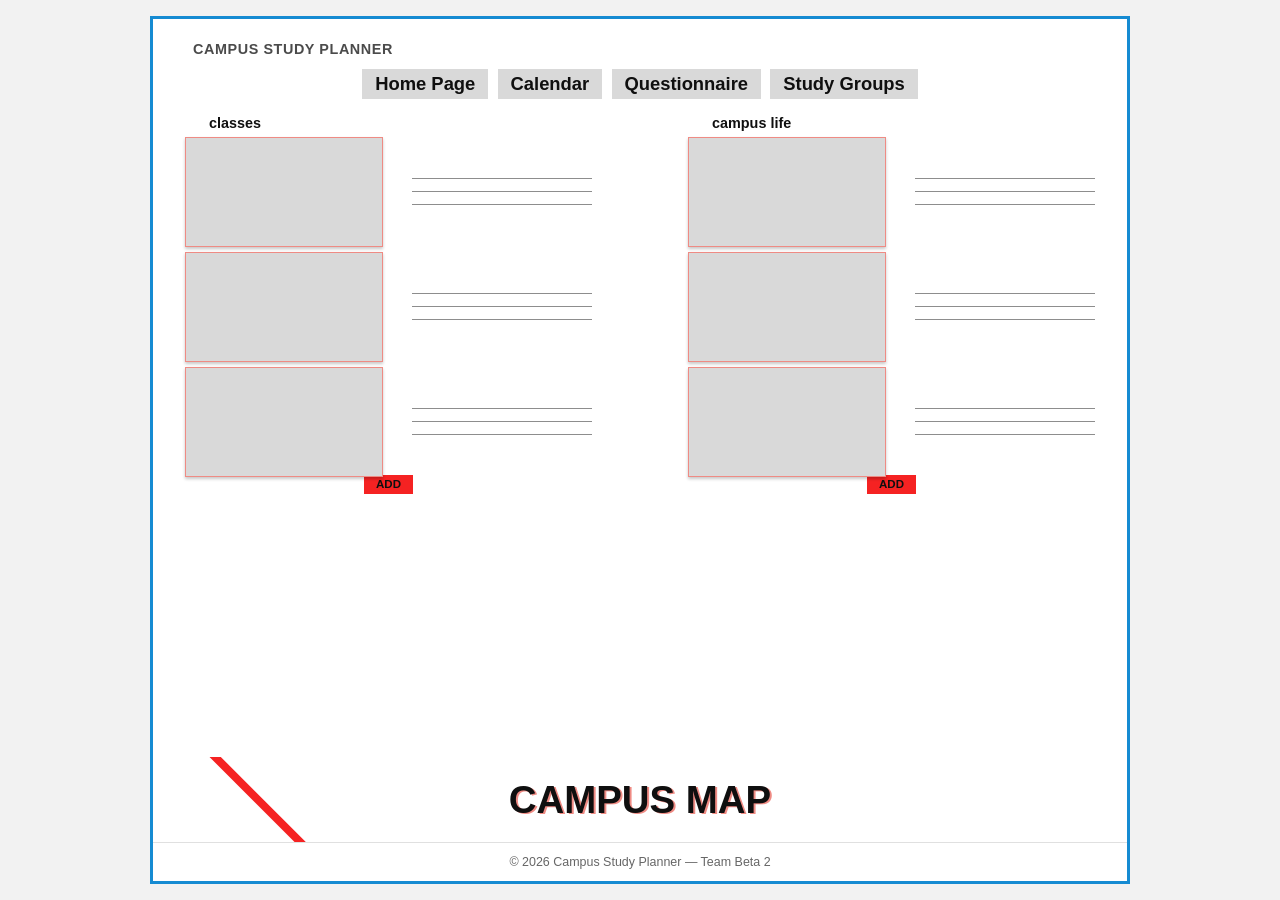
<file: campus-life.html>
<!-- Brayden Lassiter wrote this file. -->
<!doctype html>
<html lang="en">
<head>
  <meta charset="utf-8">
  <meta name="viewport" content="width=device-width, initial-scale=1">
  <title>Campus Life | Campus Study Planner</title>
  <link rel="stylesheet" href="css/campus-life-style.css">
</head>
<body class="brayden-page">
  <a class="brayden-skip-link" href="#main-content">Skip to main content</a>

  <div class="brayden-app-shell">
    <header class="brayden-site-header">
      <p class="brayden-brand">Campus Study Planner</p>
      <nav class="brayden-main-nav" aria-label="Main navigation">
        <a href="index.html">Home Page</a>
        <a href="calendar.html">Calendar</a>
        <a href="questionnaire.html">Questionnaire</a>
        <a href="study-groups.html">Study Groups</a>
      </nav>
    </header>

    <main class="brayden-campus-life" id="main-content">
      <h1 class="brayden-visually-hidden">Campus Life</h1>

      <div class="brayden-dashboard-grid">
        <section class="brayden-dashboard-section" aria-labelledby="brayden-classes-title">
          <h2 id="brayden-classes-title">Classes</h2>

          <article class="brayden-list-row">
            <div class="brayden-thumbnail" aria-hidden="true"></div>
            <div class="brayden-copy-lines" aria-hidden="true"><span></span><span></span><span></span></div>
            <span class="brayden-visually-hidden">Class slot one</span>
          </article>
          <article class="brayden-list-row">
            <div class="brayden-thumbnail" aria-hidden="true"></div>
            <div class="brayden-copy-lines" aria-hidden="true"><span></span><span></span><span></span></div>
            <span class="brayden-visually-hidden">Class slot two</span>
          </article>
          <article class="brayden-list-row">
            <div class="brayden-thumbnail" aria-hidden="true"></div>
            <div class="brayden-copy-lines" aria-hidden="true"><span></span><span></span><span></span></div>
            <span class="brayden-visually-hidden">Class slot three</span>
          </article>

          <button class="brayden-add-button" type="button" aria-label="Add a class">Add</button>
        </section>

        <section class="brayden-dashboard-section" aria-labelledby="brayden-life-title">
          <h2 id="brayden-life-title">Campus Life</h2>

          <article class="brayden-list-row">
            <div class="brayden-thumbnail" aria-hidden="true"></div>
            <div class="brayden-copy-lines" aria-hidden="true"><span></span><span></span><span></span></div>
            <span class="brayden-visually-hidden">Campus life slot one</span>
          </article>
          <article class="brayden-list-row">
            <div class="brayden-thumbnail" aria-hidden="true"></div>
            <div class="brayden-copy-lines" aria-hidden="true"><span></span><span></span><span></span></div>
            <span class="brayden-visually-hidden">Campus life slot two</span>
          </article>
          <article class="brayden-list-row">
            <div class="brayden-thumbnail" aria-hidden="true"></div>
            <div class="brayden-copy-lines" aria-hidden="true"><span></span><span></span><span></span></div>
            <span class="brayden-visually-hidden">Campus life slot three</span>
          </article>

          <button class="brayden-add-button" type="button" aria-label="Add a campus life item">Add</button>
        </section>
      </div>

      <div class="brayden-bottom-action">
        <a class="brayden-map-link" href="campus-map.html">Campus Map</a>
      </div>
    </main>

    <footer class="brayden-footer">
      <p>&copy; 2026 Campus Study Planner — Team Beta 2</p>
    </footer>
  </div>
</body>
</html>
</file>
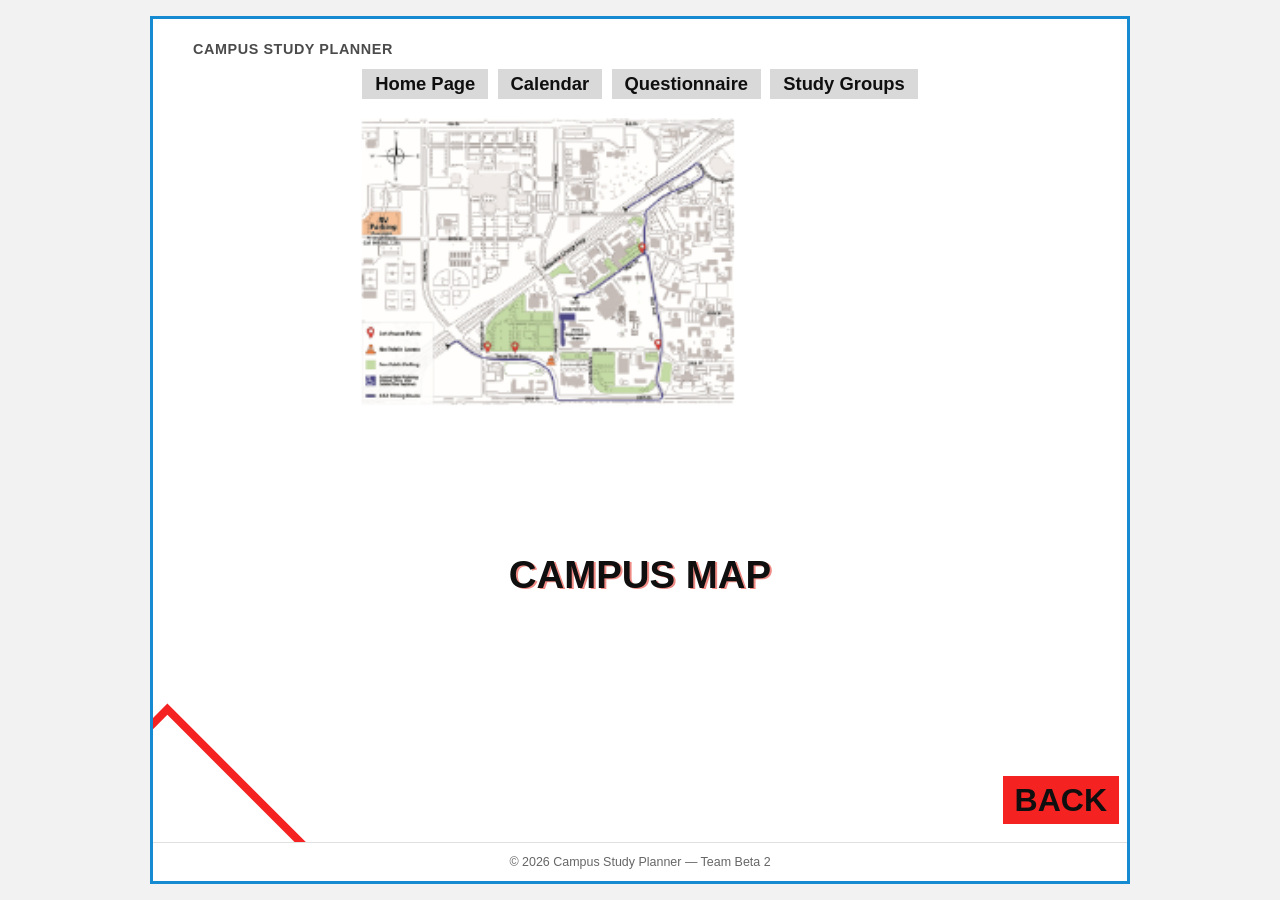
<file: campus-map.html>
<!-- Brayden Lassiter wrote this file. -->
<!doctype html>
<html lang="en">
<head>
  <meta charset="utf-8">
  <meta name="viewport" content="width=device-width, initial-scale=1">
  <title>Campus Map | Campus Study Planner</title>
  <link rel="stylesheet" href="css/campus-life-style.css">
</head>
<body class="brayden-page">
  <a class="brayden-skip-link" href="#main-content">Skip to main content</a>

  <div class="brayden-app-shell">
    <header class="brayden-site-header">
      <p class="brayden-brand">Campus Study Planner</p>
      <nav class="brayden-main-nav" aria-label="Main navigation">
        <a href="index.html">Home Page</a>
        <a href="calendar.html">Calendar</a>
        <a href="questionnaire.html">Questionnaire</a>
        <a href="study-groups.html">Study Groups</a>
      </nav>
    </header>

    <main class="brayden-campus-map" id="main-content">
      <figure class="brayden-map-figure">
        <img src="images/brayden-campus-map.png" alt="Texas Tech campus map showing campus buildings, roads, parking, accessible routes, and location markers">
        <figcaption>Campus Map</figcaption>
      </figure>

      <a class="brayden-back-link" href="campus-life.html">Back</a>
    </main>

    <footer class="brayden-footer">
      <p>&copy; 2026 Campus Study Planner — Team Beta 2</p>
    </footer>
  </div>
</body>
</html>
</file>
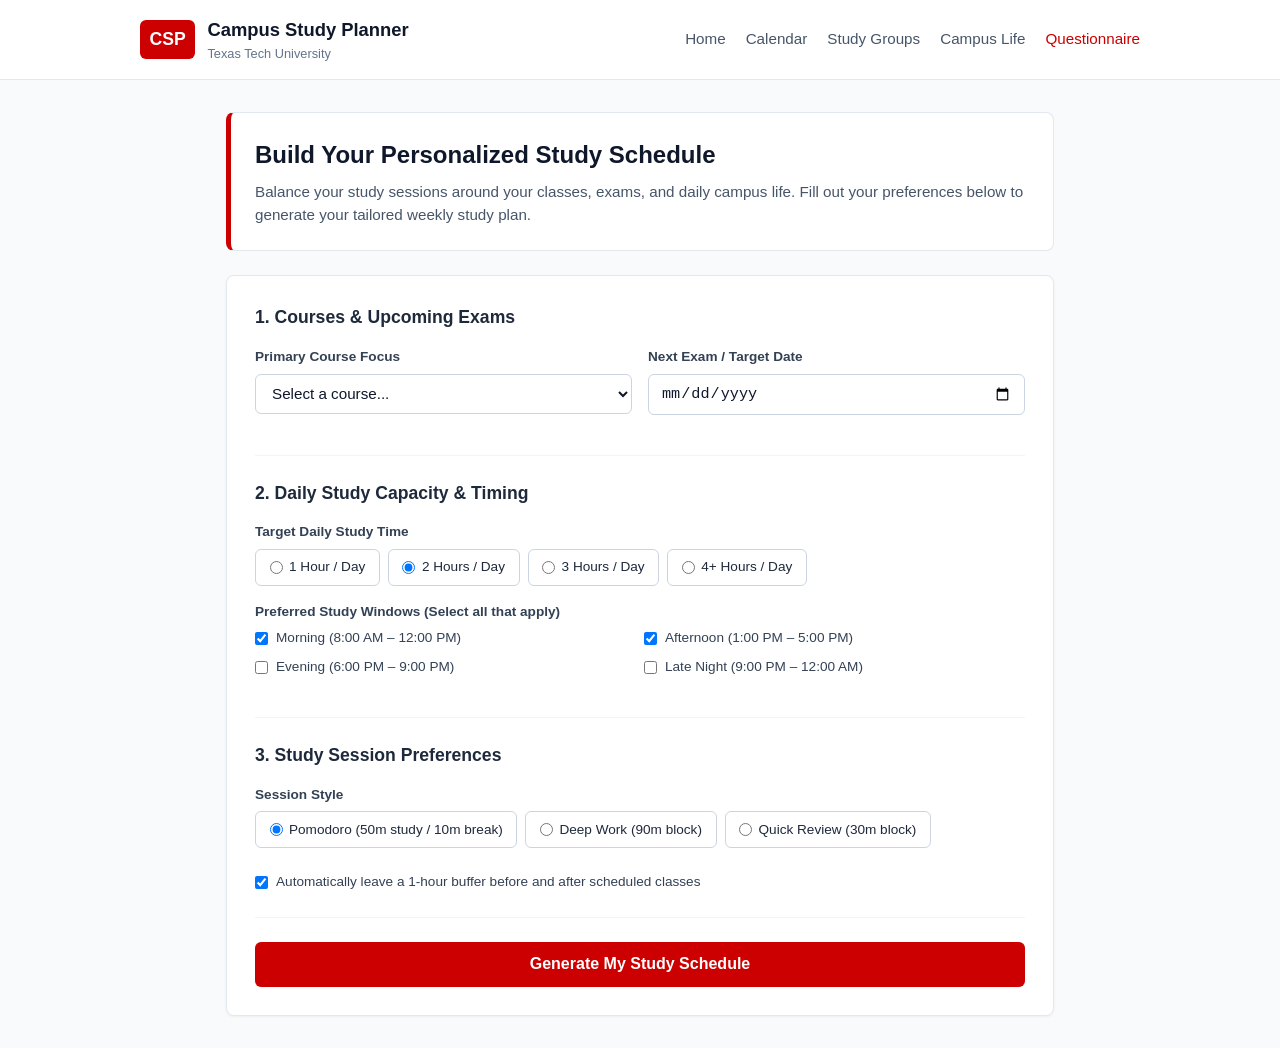
<file: questionnaire.html>
<!DOCTYPE html>
<html lang="en">
<head>
  <meta charset="UTF-8">
  <meta name="viewport" content="width=device-width, initial-scale=1.0">
  <title>Personalized Study Schedule | Campus Study Planner</title>
  <link rel="stylesheet" href="css/jiovanni-style.css">
</head>
<body class="jiovanni-body">

  <!-- Header -->
  <header class="jiovanni-header">
    <div class="jiovanni-header-container">
      <div class="jiovanni-logo-group">
        <a href="index.html" class="jiovanni-logo-badge">CSP</a>
        <div>
          <h1 class="jiovanni-site-title">Campus Study Planner</h1>
          <p class="jiovanni-site-subtitle">Texas Tech University</p>
        </div>
      </div>
      <nav class="jiovanni-nav">
        <a href="index.html" class="jiovanni-nav-link">Home</a>
        <a href="calendar.html" class="jiovanni-nav-link">Calendar</a>
        <a href="study-groups.html" class="jiovanni-nav-link">Study Groups</a>
        <a href="campus-life.html" class="jiovanni-nav-link">Campus Life</a>
        <a href="questionnaire.html" class="jiovanni-nav-link jiovanni-nav-active">Questionnaire</a>
      </nav>
    </div>
  </header>

  <!-- Main Content Container -->
  <main class="jiovanni-main">
    
    <!-- Hero / Intro Banner -->
    <section class="jiovanni-hero-card">
      <h2 class="jiovanni-hero-title">Build Your Personalized Study Schedule</h2>
      <p class="jiovanni-hero-desc">
        Balance your study sessions around your classes, exams, and daily campus life. Fill out your preferences below to generate your tailored weekly study plan.
      </p>
    </section>

    <!-- Questionnaire Form -->
    <form class="jiovanni-form-card" id="jiovanni-schedule-form">
      
      <!-- Section 1: Course & Exam Info -->
      <div class="jiovanni-form-section">
        <h3 class="jiovanni-section-heading">1. Courses & Upcoming Exams</h3>
        
        <div class="jiovanni-form-row">
          <div class="jiovanni-form-group">
            <label class="jiovanni-label" for="jiovanni-course-select">Primary Course Focus</label>
            <select class="jiovanni-select" id="jiovanni-course-select" required>
              <option value="" disabled selected>Select a course...</option>
              <option value="ENGR 1340">ENGR 1340 - Computational & Problem Solving</option>
              <option value="MATH 1451">MATH 1451 - Calculus I</option>
              <option value="PHYS 1408">PHYS 1408 - Principles of Physics I</option>
              <option value="CHEM 1307">CHEM 1307 - Principles of Chemistry I</option>
            </select>
          </div>

          <div class="jiovanni-form-group">
            <label class="jiovanni-label" for="jiovanni-exam-date">Next Exam / Target Date</label>
            <input class="jiovanni-input" type="date" id="jiovanni-exam-date" required>
          </div>
        </div>
      </div>

      <!-- Section 2: Study Availability -->
      <div class="jiovanni-form-section">
        <h3 class="jiovanni-section-heading">2. Daily Study Capacity & Timing</h3>
        
        <div class="jiovanni-form-group">
          <label class="jiovanni-label">Target Daily Study Time</label>
          <div class="jiovanni-pill-group">
            <label class="jiovanni-pill-label">
              <input type="radio" name="study_hours" value="1" class="jiovanni-radio">
              <span>1 Hour / Day</span>
            </label>
            <label class="jiovanni-pill-label">
              <input type="radio" name="study_hours" value="2" class="jiovanni-radio" checked>
              <span>2 Hours / Day</span>
            </label>
            <label class="jiovanni-pill-label">
              <input type="radio" name="study_hours" value="3" class="jiovanni-radio">
              <span>3 Hours / Day</span>
            </label>
            <label class="jiovanni-pill-label">
              <input type="radio" name="study_hours" value="4" class="jiovanni-radio">
              <span>4+ Hours / Day</span>
            </label>
          </div>
        </div>

        <div class="jiovanni-form-group">
          <label class="jiovanni-label">Preferred Study Windows (Select all that apply)</label>
          <div class="jiovanni-checkbox-grid">
            <label class="jiovanni-check-label">
              <input type="checkbox" checked class="jiovanni-checkbox">
              <span>Morning (8:00 AM – 12:00 PM)</span>
            </label>
            <label class="jiovanni-check-label">
              <input type="checkbox" checked class="jiovanni-checkbox">
              <span>Afternoon (1:00 PM – 5:00 PM)</span>
            </label>
            <label class="jiovanni-check-label">
              <input type="checkbox" class="jiovanni-checkbox">
              <span>Evening (6:00 PM – 9:00 PM)</span>
            </label>
            <label class="jiovanni-check-label">
              <input type="checkbox" class="jiovanni-checkbox">
              <span>Late Night (9:00 PM – 12:00 AM)</span>
            </label>
          </div>
        </div>
      </div>

      <!-- Section 3: Study Format -->
      <div class="jiovanni-form-section">
        <h3 class="jiovanni-section-heading">3. Study Session Preferences</h3>
        
        <div class="jiovanni-form-group">
          <label class="jiovanni-label">Session Style</label>
          <div class="jiovanni-pill-group">
            <label class="jiovanni-pill-label">
              <input type="radio" name="study_style" value="pomodoro" class="jiovanni-radio" checked>
              <span>Pomodoro (50m study / 10m break)</span>
            </label>
            <label class="jiovanni-pill-label">
              <input type="radio" name="study_style" value="deepwork" class="jiovanni-radio">
              <span>Deep Work (90m block)</span>
            </label>
            <label class="jiovanni-pill-label">
              <input type="radio" name="study_style" value="review" class="jiovanni-radio">
              <span>Quick Review (30m block)</span>
            </label>
          </div>
        </div>

        <label class="jiovanni-check-label jiovanni-buffer-check">
          <input type="checkbox" checked class="jiovanni-checkbox">
          <span>Automatically leave a 1-hour buffer before and after scheduled classes</span>
        </label>
      </div>

      <button type="submit" class="jiovanni-submit-btn">
        Generate My Study Schedule
      </button>
    </form>

    <!-- Schedule Results Preview -->
    <section class="jiovanni-results-card" id="jiovanni-results" style="display: none;">
      <div class="jiovanni-results-header">
        <h3 class="jiovanni-results-title">Your Generated Weekly Schedule</h3>
        <span class="jiovanni-badge">Active Plan</span>
      </div>

      <div class="jiovanni-schedule-grid">
        <div class="jiovanni-day-card">
          <h4 class="jiovanni-day-title">Monday</h4>
          <div class="jiovanni-block jiovanni-block-class">10:00 AM – 10:50 AM • ENGR 1340 Lecture</div>
          <div class="jiovanni-block jiovanni-block-study">2:00 PM – 3:30 PM • Problem Set Review (90m)</div>
        </div>
        <div class="jiovanni-day-card">
          <h4 class="jiovanni-day-title">Tuesday</h4>
          <div class="jiovanni-block jiovanni-block-class">11:00 AM – 12:20 PM • MATH 1451 Lecture</div>
          <div class="jiovanni-block jiovanni-block-study">4:00 PM – 5:30 PM • Calculus Practice Exam (90m)</div>
        </div>
        <div class="jiovanni-day-card">
          <h4 class="jiovanni-day-title">Wednesday</h4>
          <div class="jiovanni-block jiovanni-block-class">10:00 AM – 10:50 AM • ENGR 1340 Lecture</div>
          <div class="jiovanni-block jiovanni-block-study">1:30 PM – 3:00 PM • Code Optimization (90m)</div>
        </div>
        <div class="jiovanni-day-card">
          <h4 class="jiovanni-day-title">Thursday</h4>
          <div class="jiovanni-block jiovanni-block-class">11:00 AM – 12:20 PM • MATH 1451 Lecture</div>
          <div class="jiovanni-block jiovanni-block-study">3:00 PM – 4:30 PM • Formula Sheet Prep (90m)</div>
        </div>
        <div class="jiovanni-day-card">
          <h4 class="jiovanni-day-title">Friday</h4>
          <div class="jiovanni-block jiovanni-block-class">10:00 AM – 10:50 AM • ENGR 1340 Lab</div>
          <div class="jiovanni-block jiovanni-block-study">1:00 PM – 2:30 PM • Weekly Progress Review (90m)</div>
        </div>
      </div>
    </section>

  </main>

  <script>
    document.getElementById('jiovanni-schedule-form').addEventListener('submit', function(e) {
      e.preventDefault();
      const results = document.getElementById('jiovanni-results');
      results.style.display = 'block';
      results.scrollIntoView({ behavior: 'smooth' });
    });
  </script>
</body>
</html>
</file>
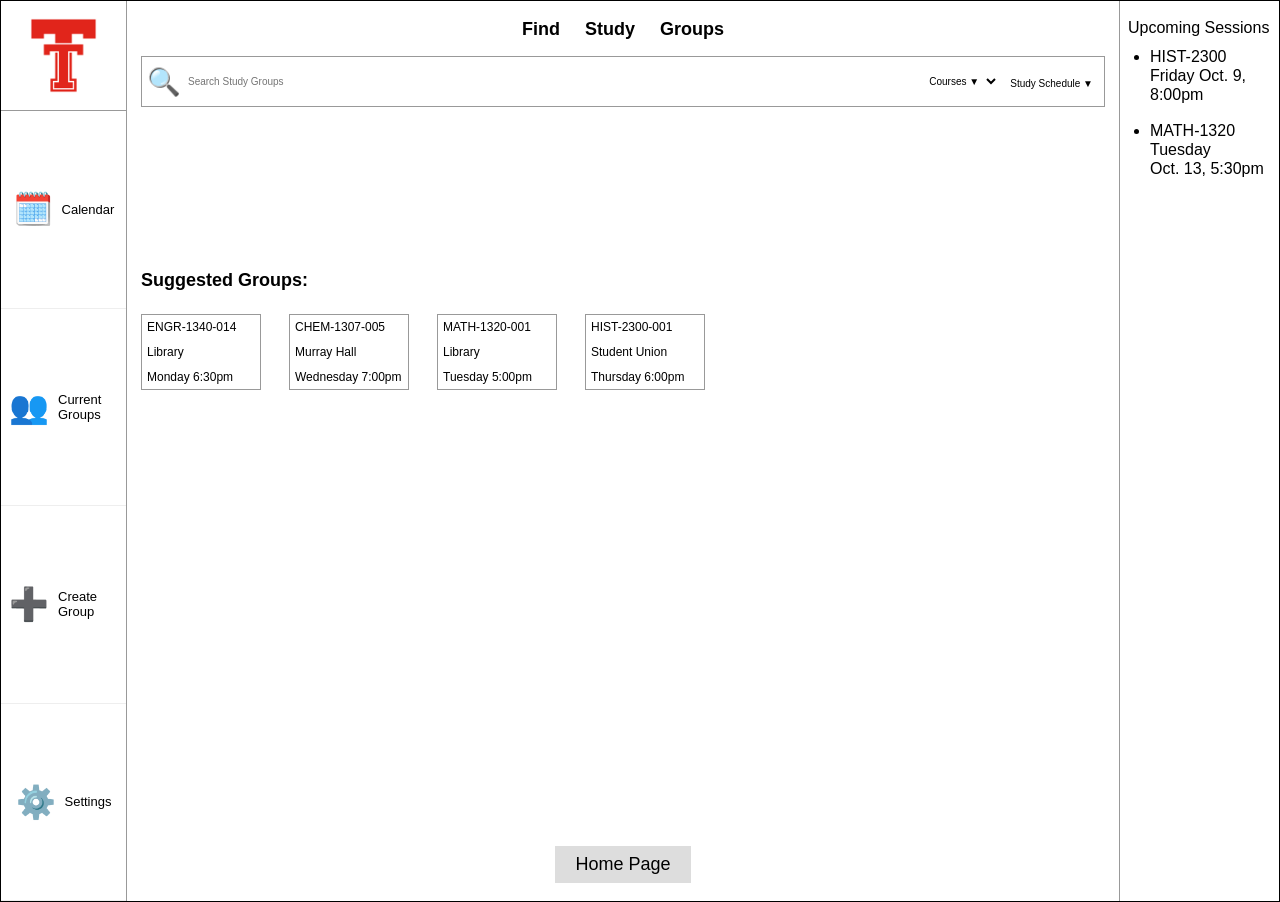
<file: study-groups.html>
<!DOCTYPE html>
<html lang="en">

<head>
    <meta charset="UTF-8">
    <meta name="viewport" content="width=device-width, initial-scale=1.0">

    <title>Texas Tech Study Groups</title>

<link rel="stylesheet" href="css/study-groups-style.css">
</head>


<body>

<div class="page">

    <!-- LEFT SIDEBAR -->

    <aside class="sidebar">

        <!-- OFFICIAL TEXAS TECH LOGO -->

        <div class="logo">

            <img
                src="images/ttu-logo.png"
                alt="Texas Tech University Logo"
                width="67"
                height="75"
                
            >

        </div>


        <!-- CALENDAR BUTTON -->

        <a class="side-link" href="calendar.html">

            <span class="side-icon">🗓️</span>

            <span>Calendar</span>

        </a>


        <!-- CURRENT GROUPS BUTTON -->

        <div class="side-link" onclick="showPage('Current Groups')">

            <span class="side-icon">👥</span>

            <span>Current Groups</span>

        </div>


        <!-- CREATE GROUP BUTTON -->

        <div class="side-link" onclick="createGroup()">

            <span class="side-icon">➕</span>

            <span>Create Group</span>

        </div>


        <!-- SETTINGS BUTTON -->

        <div class="side-link" onclick="showPage('Settings')">

            <span class="side-icon">⚙️</span>

            <span>Settings</span>

        </div>

    </aside>


    <!-- MAIN CONTENT -->

    <main class="main-content">


        <!-- TOP NAVIGATION -->

        <nav class="top-navigation">

            <a href="#" onclick="showPage('Find'); return false;">
                Find
            </a>

            <a href="#" onclick="showPage('Study'); return false;">
                Study
            </a>

            <a href="#" onclick="showPage('Groups'); return false;">
                Groups
            </a>

        </nav>


        <!-- SEARCH BAR -->

        <div class="search-bar">

            <span class="search-icon">🔍</span>

            <input
                type="text"
                id="searchInput"
                placeholder="Search Study Groups"
                oninput="searchGroups()"
            >


            <!-- COURSES FILTER -->

            <select id="courseSelect" onchange="searchGroups()">

                <option value="">Courses ▼</option>

                <option value="ENGR">Engineering</option>

                <option value="CHEM">Chemistry</option>

                <option value="MATH">Math</option>

                <option value="HIST">History</option>

                <option value="PHYS">Physics</option>

            </select>


            <!-- STUDY SCHEDULE DROPDOWN -->

            <div class="schedule-dropdown">

                <button
                    class="schedule-button"
                    onclick="toggleSchedule()"
                >

                    Study Schedule ▼

                </button>


                <div class="schedule-menu" id="scheduleMenu">

                    <input
                        type="text"
                        id="courseSearch"
                        placeholder="Search Texas Tech classes..."
                        oninput="filterCourses()"
                    >


                    <div class="selected-course" id="selectedCourse">

                        Select a course to view its study groups.

                    </div>


                    <div class="course-list" id="courseList">

                    </div>

                </div>

            </div>

        </div>


        <!-- SUGGESTED GROUPS -->

        <section class="suggested-groups">

            <h2>Suggested Groups:</h2>


            <div class="group-container" id="groupContainer">


                <!-- GROUP 1 -->

                <div class="group-card" data-course="ENGR">

                    <p>ENGR-1340-014</p>

                    <p>Library</p>

                    <p>Monday 6:30pm</p>

                </div>


                <!-- GROUP 2 -->

                <div class="group-card" data-course="CHEM">

                    <p>CHEM-1307-005</p>

                    <p>Murray Hall</p>

                    <p>Wednesday 7:00pm</p>

                </div>


                <!-- GROUP 3 -->

                <div class="group-card" data-course="MATH">

                    <p>MATH-1320-001</p>

                    <p>Library</p>

                    <p>Tuesday 5:00pm</p>

                </div>


                <!-- GROUP 4 -->

                <div class="group-card" data-course="HIST">

                    <p>HIST-2300-001</p>

                    <p>Student Union</p>

                    <p>Thursday 6:00pm</p>

                </div>


            </div>

        </section>


        <!-- HOME PAGE BUTTON AT BOTTOM -->

        <a class="home-button" href="index.html">

            Home Page

        </a>


    </main>


    <!-- UPCOMING SESSIONS SIDEBAR -->

    <aside class="upcoming">

        <h3>Upcoming Sessions</h3>


        <ul>

            <li>

                HIST-2300<br>

                Friday Oct. 9,<br>

                8:00pm

            </li>


            <li>

                MATH-1320<br>

                Tuesday<br>

                Oct. 13, 5:30pm

            </li>

        </ul>

    </aside>


</div>


<!-- JAVASCRIPT -->

<script>


    // TEXAS TECH COURSE LIST
    // These are sample courses.
    // Add the remaining official courses here.

    const texasTechCourses = [

        {
            code: "ENGR-1340",
            name: "Introduction to Engineering"
        },

        {
            code: "CHEM-1307",
            name: "Chemistry"
        },

        {
            code: "MATH-1320",
            name: "College Algebra"
        },

        {
            code: "HIST-2300",
            name: "History"
        },

        {
            code: "PHYS-1408",
            name: "General Physics"
        },

        {
            code: "ENGL-1301",
            name: "English Composition"
        },

        {
            code: "BIOL-1401",
            name: "Biology"
        },

        {
            code: "CS-1412",
            name: "Computer Science"
        }

    ];


    // DISPLAY COURSES

    function displayCourses(courses) {

        const courseList =
            document.getElementById("courseList");

        courseList.innerHTML = "";


        if (courses.length === 0) {

            courseList.innerHTML = "<p>No courses found.</p>";

            return;

        }


        courses.forEach(function(course) {

            const button = document.createElement("button");

            button.className = "course-option";

            button.textContent =
                course.code + " - " + course.name;


            button.onclick = function() {

                selectCourse(course);

            };


            courseList.appendChild(button);

        });

    }


    // OPEN AND CLOSE STUDY SCHEDULE

    function toggleSchedule() {

        const menu =
            document.getElementById("scheduleMenu");

        menu.classList.toggle("show");


        if (menu.classList.contains("show")) {

            document.getElementById("courseSearch").value = "";

            displayCourses(texasTechCourses);

        }

    }


    // SEARCH TEXAS TECH COURSES

    function filterCourses() {

        const search =
            document.getElementById("courseSearch")
            .value.toLowerCase();


        const filteredCourses = texasTechCourses.filter(
            function(course) {

                return course.code.toLowerCase().includes(search) ||

                       course.name.toLowerCase().includes(search);

            }
        );


        displayCourses(filteredCourses);

    }


    // SELECT A COURSE

    function selectCourse(course) {

        document.getElementById("selectedCourse").textContent =

            "Selected: " + course.code;


        document.getElementById("scheduleMenu")
            .classList.remove("show");


        document.getElementById("searchInput").value = course.code;


        searchGroups();

    }


    // SEARCH STUDY GROUPS

    function searchGroups() {

        const search =
            document.getElementById("searchInput")
            .value.toLowerCase();


        const course =
            document.getElementById("courseSelect").value;


        const cards =
            document.querySelectorAll(".group-card");


        cards.forEach(function(card) {

            const text = card.textContent.toLowerCase();

            const cardCourse = card.dataset.course;


            const matchesSearch = text.includes(search);


            const matchesCourse =
                course === "" || cardCourse === course;


            if (matchesSearch && matchesCourse) {

                card.style.display = "flex";

            } else {

                card.style.display = "none";

            }

        });

    }


    // CREATE GROUP BUTTON

    function createGroup() {

        const groupName = prompt(
            "Enter the course or name of your new study group:"
        );


        if (groupName) {

            alert(
                "Your group " + groupName +
                " is ready to be created!"
            );

        }

    }


    // NAVIGATION BUTTONS

    function showPage(page) {

        alert("Opening " + page + " page!");

    }


    // LOAD COURSES WHEN WEBSITE OPENS

    displayCourses(texasTechCourses);


</script>

</body>
</html>
</file>
<file: css/campus-life-style.css>
:root {
  --brayden-black: #0f0f0f;
  --brayden-red: #f52222;
  --brayden-blue: #168bd2;
  --brayden-gray: #d9d9d9;
  --brayden-line: #8d8d8d;
  --brayden-white: #ffffff;
}

* {
  box-sizing: border-box;
}

html {
  color-scheme: light;
}

body.brayden-page {
  margin: 0;
  min-width: 320px;
  background: #f2f2f2;
  color: var(--brayden-black);
  font-family: Arial, Helvetica, sans-serif;
}

.brayden-skip-link {
  position: fixed;
  top: 0.5rem;
  left: 0.5rem;
  z-index: 10;
  padding: 0.65rem 0.9rem;
  color: var(--brayden-white);
  background: var(--brayden-black);
  transform: translateY(-160%);
}

.brayden-skip-link:focus {
  transform: translateY(0);
}

.brayden-app-shell {
  width: min(100% - 2rem, 980px);
  min-height: calc(100vh - 2rem);
  margin: 1rem auto;
  overflow: hidden;
  border: 3px solid var(--brayden-blue);
  background: var(--brayden-white);
  display: flex;
  flex-direction: column;
}

.brayden-site-header {
  padding: 1.4rem 2.5rem 0;
}

.brayden-brand {
  margin: 0 0 0.75rem;
  color: #4b4b4b;
  font-size: 0.9rem;
  font-weight: 700;
  letter-spacing: 0.04em;
  text-transform: uppercase;
}

.brayden-main-nav {
  display: flex;
  align-items: center;
  justify-content: center;
  gap: 0.6rem;
  flex-wrap: wrap;
}

.brayden-main-nav a {
  display: inline-block;
  padding: 0.35rem 0.8rem;
  background: var(--brayden-gray);
  color: var(--brayden-black);
  font-size: clamp(0.88rem, 1.8vw, 1.15rem);
  font-weight: 700;
  line-height: 1;
  text-decoration: none;
}

.brayden-main-nav a:hover,
.brayden-main-nav a:focus-visible {
  background: #bdbdbd;
  outline: 3px solid var(--brayden-red);
  outline-offset: 2px;
}

.brayden-campus-life,
.brayden-campus-map {
  position: relative;
  flex: 1;
}

.brayden-campus-life {
  min-height: 570px;
  padding: 1rem 2rem 5.5rem;
}

.brayden-dashboard-grid {
  display: grid;
  grid-template-columns: repeat(2, minmax(0, 1fr));
  gap: clamp(2rem, 8vw, 6rem);
}

.brayden-dashboard-section {
  position: relative;
  padding-bottom: 2rem;
}

.brayden-dashboard-section h2 {
  margin: 0 0 0.2rem 1.5rem;
  font-size: 0.9rem;
  text-transform: lowercase;
}

.brayden-list-row {
  min-height: 115px;
  display: grid;
  grid-template-columns: minmax(105px, 1.1fr) minmax(90px, 1fr);
  align-items: center;
  gap: 1.8rem;
}

.brayden-thumbnail {
  aspect-ratio: 1.8 / 1;
  border: 1px solid #ef8b84;
  background: var(--brayden-gray);
  box-shadow: 0 2px 3px rgb(0 0 0 / 22%);
}

.brayden-copy-lines {
  display: grid;
  gap: 0.75rem;
}

.brayden-copy-lines span {
  display: block;
  width: 100%;
  height: 1px;
  background: var(--brayden-line);
}

.brayden-add-button {
  display: block;
  margin: -0.25rem auto 0;
  border: 0;
  padding: 0.2rem 0.75rem;
  background: var(--brayden-red);
  color: var(--brayden-black);
  font: inherit;
  font-size: 0.72rem;
  font-weight: 800;
  text-transform: uppercase;
  cursor: pointer;
}

.brayden-add-button:hover,
.brayden-add-button:focus-visible {
  color: var(--brayden-white);
  background: #c91616;
  outline: 3px solid var(--brayden-black);
  outline-offset: 2px;
}

.brayden-bottom-action {
  position: absolute;
  right: 0;
  bottom: 0;
  left: 0;
  min-height: 5.3rem;
  display: grid;
  place-items: center;
  overflow: hidden;
}

.brayden-bottom-action::before,
.brayden-campus-map::before {
  content: "";
  position: absolute;
  bottom: -3.6rem;
  left: -4.2rem;
  width: 12rem;
  height: 8rem;
  border: 0.55rem solid var(--brayden-red);
  box-shadow: 0 1.1rem 0 -0.55rem var(--brayden-white), 0 1.65rem 0 0 var(--brayden-red);
  transform: rotate(45deg);
}

.brayden-map-link {
  position: relative;
  z-index: 1;
  padding: 0.5rem 1rem;
  color: var(--brayden-black);
  font-size: clamp(1.5rem, 4vw, 2.4rem);
  font-weight: 900;
  text-decoration: none;
  text-transform: uppercase;
  text-shadow: 2px 1px 0 #ef8b84;
}

.brayden-map-link:hover,
.brayden-map-link:focus-visible {
  color: var(--brayden-red);
  outline: 3px solid var(--brayden-black);
}

.brayden-campus-map {
  min-height: 570px;
  padding: 1.2rem 2rem 5.8rem;
  display: grid;
  align-items: start;
  justify-items: center;
  overflow: hidden;
}

.brayden-map-figure {
  width: min(100%, 630px);
  margin: 0;
  text-align: center;
}

.brayden-map-figure img {
  display: block;
  width: 100%;
  max-height: 430px;
  object-fit: contain;
}

.brayden-map-figure figcaption {
  margin-top: 0.5rem;
  font-size: clamp(1.5rem, 4vw, 2.4rem);
  font-weight: 900;
  line-height: 1;
  text-transform: uppercase;
  text-shadow: 2px 1px 0 #ef8b84;
}

.brayden-back-link {
  position: absolute;
  right: 0.5rem;
  bottom: 1.1rem;
  z-index: 1;
  padding: 0.5rem 0.75rem;
  background: var(--brayden-red);
  color: var(--brayden-black);
  font-size: clamp(1.35rem, 3vw, 2rem);
  font-weight: 900;
  line-height: 1;
  text-decoration: none;
  text-transform: uppercase;
}

.brayden-back-link:hover,
.brayden-back-link:focus-visible {
  color: var(--brayden-white);
  background: #c91616;
  outline: 3px solid var(--brayden-black);
  outline-offset: 2px;
}

.brayden-footer {
  position: relative;
  z-index: 2;
  padding: 0.75rem 1rem;
  border-top: 1px solid #e0e0e0;
  background: var(--brayden-white);
  color: #666;
  font-size: 0.78rem;
  text-align: center;
}

.brayden-footer p {
  margin: 0;
}

.brayden-visually-hidden {
  position: absolute;
  width: 1px;
  height: 1px;
  padding: 0;
  margin: -1px;
  overflow: hidden;
  clip: rect(0 0 0 0);
  white-space: nowrap;
  border: 0;
}

@media (max-width: 680px) {
  .brayden-app-shell {
    width: 100%;
    min-height: 100vh;
    margin: 0;
    border-width: 0 0 3px;
  }

  .brayden-site-header {
    padding: 1rem 1rem 0;
  }

  .brayden-main-nav {
    display: grid;
    grid-template-columns: repeat(2, minmax(0, 1fr));
  }

  .brayden-main-nav a {
    padding: 0.65rem 0.5rem;
    text-align: center;
  }

  .brayden-campus-life {
    min-height: 0;
    padding: 1.3rem 1rem 6rem;
  }

  .brayden-dashboard-grid {
    grid-template-columns: 1fr;
    gap: 1.25rem;
  }

  .brayden-list-row {
    min-height: 95px;
    gap: 1.1rem;
  }

  .brayden-campus-map {
    min-height: 540px;
    padding: 1rem 1rem 6rem;
  }

  .brayden-back-link {
    right: 1rem;
  }
}

@media (prefers-reduced-motion: no-preference) {
  .brayden-main-nav a,
  .brayden-map-link,
  .brayden-back-link,
  .brayden-add-button {
    transition: color 150ms ease, background-color 150ms ease;
  }
}
</file>
<file: css/jiovanni-style.css>
* {
  box-sizing: border-box;
  margin: 0;
  padding: 0;
}

body.jiovanni-body {
  font-family: -apple-system, BlinkMacSystemFont, "Segoe UI", Roboto, Helvetica, Arial, sans-serif;
  background-color: #f8fafc;
  color: #1e293b;
  line-height: 1.5;
}

.jiovanni-header {
  background-color: #ffffff;
  border-bottom: 1px solid #e2e8f0;
  padding: 1rem 1.5rem;
}

.jiovanni-header-container {
  max-width: 1000px;
  margin: 0 auto;
  display: flex;
  justify-content: space-between;
  align-items: center;
}

.jiovanni-logo-group {
  display: flex;
  align-items: center;
  gap: 0.75rem;
}

.jiovanni-logo-badge {
  background-color: #cc0000;
  color: #ffffff;
  font-weight: 800;
  font-size: 1.1rem;
  padding: 0.4rem 0.6rem;
  border-radius: 6px;
  text-decoration: none;
}

.jiovanni-site-title {
  font-size: 1.15rem;
  font-weight: 700;
  color: #0f172a;
}

.jiovanni-site-subtitle {
  font-size: 0.8rem;
  color: #64748b;
}

.jiovanni-nav {
  display: flex;
  gap: 1.25rem;
}

.jiovanni-nav-link {
  text-decoration: none;
  font-size: 0.95rem;
  font-weight: 500;
  color: #475569;
}

.jiovanni-nav-link:hover,
.jiovanni-nav-active {
  color: #cc0000;
}

.jiovanni-main {
  max-width: 860px;
  margin: 2rem auto;
  padding: 0 1rem;
}

.jiovanni-hero-card {
  background: #ffffff;
  border: 1px solid #e2e8f0;
  border-left: 5px solid #cc0000;
  border-radius: 8px;
  padding: 1.5rem;
  margin-bottom: 1.5rem;
}

.jiovanni-hero-title {
  font-size: 1.5rem;
  font-weight: 700;
  color: #0f172a;
  margin-bottom: 0.5rem;
}

.jiovanni-hero-desc {
  color: #475569;
  font-size: 0.95rem;
}

.jiovanni-form-card {
  background: #ffffff;
  border: 1px solid #e2e8f0;
  border-radius: 8px;
  padding: 1.75rem;
  box-shadow: 0 1px 3px rgba(0, 0, 0, 0.05);
}

.jiovanni-form-section {
  padding-bottom: 1.5rem;
  margin-bottom: 1.5rem;
  border-bottom: 1px solid #f1f5f9;
}

.jiovanni-section-heading {
  font-size: 1.1rem;
  font-weight: 600;
  color: #1e293b;
  margin-bottom: 1rem;
}

.jiovanni-form-row {
  display: grid;
  grid-template-columns: 1fr 1fr;
  gap: 1rem;
}

@media (max-width: 640px) {
  .jiovanni-form-row {
    grid-template-columns: 1fr;
  }
}

.jiovanni-form-group {
  margin-bottom: 1rem;
}

.jiovanni-label {
  display: block;
  font-size: 0.85rem;
  font-weight: 600;
  color: #334155;
  margin-bottom: 0.4rem;
}

.jiovanni-input,
.jiovanni-select {
  width: 100%;
  padding: 0.6rem 0.75rem;
  font-size: 0.95rem;
  border: 1px solid #cbd5e1;
  border-radius: 6px;
  background-color: #ffffff;
  color: #0f172a;
}

.jiovanni-input:focus,
.jiovanni-select:focus {
  outline: none;
  border-color: #cc0000;
  box-shadow: 0 0 0 3px rgba(204, 0, 0, 0.1);
}

.jiovanni-pill-group {
  display: flex;
  flex-wrap: wrap;
  gap: 0.5rem;
}

.jiovanni-pill-label {
  display: inline-flex;
  align-items: center;
  gap: 0.4rem;
  border: 1px solid #cbd5e1;
  padding: 0.45rem 0.85rem;
  border-radius: 6px;
  font-size: 0.85rem;
  font-weight: 500;
  cursor: pointer;
  background: #ffffff;
}

.jiovanni-pill-label:hover {
  background: #f8fafc;
}

.jiovanni-checkbox-grid {
  display: grid;
  grid-template-columns: 1fr 1fr;
  gap: 0.5rem;
}

@media (max-width: 640px) {
  .jiovanni-checkbox-grid {
    grid-template-columns: 1fr;
  }
}

.jiovanni-check-label {
  display: flex;
  align-items: center;
  gap: 0.5rem;
  font-size: 0.85rem;
  color: #334155;
  cursor: pointer;
}

.jiovanni-buffer-check {
  margin-top: 0.5rem;
  padding-top: 0.5rem;
}

.jiovanni-submit-btn {
  width: 100%;
  background-color: #cc0000;
  color: #ffffff;
  border: none;
  padding: 0.85rem;
  font-size: 1rem;
  font-weight: 600;
  border-radius: 6px;
  cursor: pointer;
  transition: background 0.15s ease-in-out;
}

.jiovanni-submit-btn:hover {
  background-color: #a80000;
}

.jiovanni-results-card {
  margin-top: 2rem;
  background: #ffffff;
  border: 1px solid #e2e8f0;
  border-radius: 8px;
  padding: 1.5rem;
}

.jiovanni-results-header {
  display: flex;
  justify-content: space-between;
  align-items: center;
  margin-bottom: 1rem;
}

.jiovanni-results-title {
  font-size: 1.25rem;
  font-weight: 700;
  color: #0f172a;
}

.jiovanni-badge {
  background: #dcfce7;
  color: #15803d;
  font-size: 0.75rem;
  font-weight: 700;
  padding: 0.25rem 0.5rem;
  border-radius: 4px;
}

.jiovanni-schedule-grid {
  display: grid;
  grid-template-columns: repeat(auto-fit, minmax(140px, 1fr));
  gap: 0.75rem;
}

.jiovanni-day-card {
  background: #f8fafc;
  border: 1px solid #e2e8f0;
  border-radius: 6px;
  padding: 0.75rem;
}

.jiovanni-day-title {
  font-size: 0.85rem;
  font-weight: 700;
  color: #0f172a;
  margin-bottom: 0.5rem;
  text-align: center;
  border-bottom: 1px solid #e2e8f0;
  padding-bottom: 0.25rem;
}

.jiovanni-block {
  font-size: 0.75rem;
  padding: 0.4rem;
  border-radius: 4px;
  margin-bottom: 0.4rem;
  line-height: 1.3;
}

.jiovanni-block-class {
  background: #e2e8f0;
  color: #475569;
}

.jiovanni-block-study {
  background: #fee2e2;
  color: #991b1b;
  border-left: 3px solid #cc0000;
}
</file>
<file: css/study-groups-style.css>
* {
            box-sizing: border-box;
        }

        body {
            margin: 0;
            font-family: Arial, sans-serif;
            background: white;
            color: black;
        }

        /* MAIN PAGE LAYOUT */

        .page {
            display: grid;
            grid-template-columns: 126px minmax(0, 1fr) 160px;
            min-height: 100vh;
            border: 1px solid black;
        }

        /* LEFT SIDEBAR */

        .sidebar {
            border-right: 1px solid #999;
            display: flex;
            flex-direction: column;
            min-height: 100vh;
        }

        /* TEXAS TECH LOGO */

        .logo {
            height: 110px;
            display: flex;
            align-items: center;
            justify-content: center;
            border-bottom: 1px solid #999;
            flex-shrink: 0;
        }

        .ttu-logo {
            width: 85px;
            height: 85px;
            object-fit: contain;
        }

        /* SIDEBAR BUTTONS */

        .side-link {
            display: flex;
            align-items: center;
            justify-content: center;
            gap: 9px;
            flex: 1;
            min-height: 85px;
            padding: 10px 8px;
            font-size: 13px;
            cursor: pointer;
            color: inherit;
            text-decoration: none;
            border-bottom: 1px solid #eeeeee;
        }

        .side-link:hover {
            background: #eeeeee;
        }

        .side-icon {
            font-size: 32px;
        }

        /* CENTER CONTENT */

        .main-content {
            padding: 18px 14px;
            min-width: 0;
            min-height: 100vh;
            display: flex;
            flex-direction: column;
        }

        /* TOP NAVIGATION */

        .top-navigation {
            display: flex;
            justify-content: center;
            gap: 25px;
            margin-bottom: 16px;
        }

        .top-navigation a {
            text-decoration: none;
            color: black;
            font-size: 18px;
            font-weight: bold;
            cursor: pointer;
        }

        .top-navigation a:hover {
            color: #E90802;
        }

        /* SEARCH BAR */

        .search-bar {
            border: 1px solid #999;
            min-height: 51px;
            display: flex;
            align-items: center;
            justify-content: space-around;
            gap: 5px;
            padding: 5px;
            width: 100%;
        }

        .search-icon {
            font-size: 27px;
        }

        .search-bar input {
            width: 100%;
            min-width: 55px;
            border: none;
            outline: none;
            font-size: 10px;
        }

        .search-bar select {
            border: none;
            background: white;
            font-size: 10px;
            cursor: pointer;
            max-width: 100px;
        }

        /* STUDY SCHEDULE DROPDOWN */

        .schedule-dropdown {
            position: relative;
        }

        .schedule-button {
            background: white;
            border: none;
            font-size: 10px;
            cursor: pointer;
            white-space: nowrap;
        }

        .schedule-menu {
            display: none;
            position: absolute;
            top: 25px;
            right: 0;
            width: 250px;
            max-height: 300px;
            background: white;
            border: 1px solid #888;
            box-shadow: 0 3px 8px rgba(0,0,0,0.15);
            z-index: 10;
            padding: 10px;
        }

        .schedule-menu.show {
            display: block;
        }

        .schedule-menu input {
            width: 100%;
            padding: 8px;
            border: 1px solid #999;
            font-size: 12px;
            margin-bottom: 8px;
        }

        .course-list {
            max-height: 230px;
            overflow-y: auto;
        }

        .course-option {
            display: block;
            width: 100%;
            background: white;
            border: none;
            padding: 9px 5px;
            text-align: left;
            font-size: 12px;
            cursor: pointer;
        }

        .course-option:hover {
            background: #eeeeee;
        }

        .selected-course {
            background: #f2f2f2;
            font-size: 11px;
            padding: 6px;
            margin-bottom: 5px;
        }

        /* SUGGESTED GROUPS */

        .suggested-groups {
            margin-top: 148px;
        }

        .suggested-groups h2 {
            font-size: 18px;
            margin-bottom: 23px;
        }

        .group-container {
            display: flex;
            gap: 28px;
            flex-wrap: wrap;
        }

        .group-card {
            border: 1px solid #999;
            width: 120px;
            height: 76px;
            padding: 5px;
            font-size: 12px;
            display: flex;
            flex-direction: column;
            justify-content: space-between;
        }

        .group-card p {
            margin: 0;
        }

        /* HOME PAGE BUTTON */

        .home-button {
            display: block;
            margin: auto auto 0;
            background: #dddddd;
            border: none;
            padding: 8px 20px;
            font-size: 18px;
            cursor: pointer;
            width: fit-content;
            color: inherit;
            text-decoration: none;
        }

        .home-button:hover {
            background: #bbbbbb;
        }

        /* UPCOMING SESSIONS */

        .upcoming {
            padding: 18px 8px;
            border-left: 1px solid #999;
        }

        .upcoming h3 {
            font-size: 16px;
            font-weight: normal;
            margin: 0 0 10px;
            white-space: nowrap;
        }

        .upcoming ul {
            padding-left: 22px;
            margin: 0;
        }

        .upcoming li {
            font-size: 16px;
            margin-bottom: 17px;
            line-height: 19px;
        }

        /* SMALLER SCREENS */

        @media (max-width: 650px) {

            .page {
                grid-template-columns: 95px minmax(0, 1fr);
            }

            .sidebar {
                min-height: 100vh;
            }

            .side-link {
                flex-direction: column;
                text-align: center;
                font-size: 11px;
            }

            .upcoming {
                grid-column: 2;
                border-top: 1px solid #999;
            }

            .top-navigation {
                gap: 12px;
            }

            .top-navigation a {
                font-size: 14px;
            }

            .suggested-groups {
                margin-top: 70px;
            }

            .home-button {
                margin-top: auto;
            }

        }
</file>
